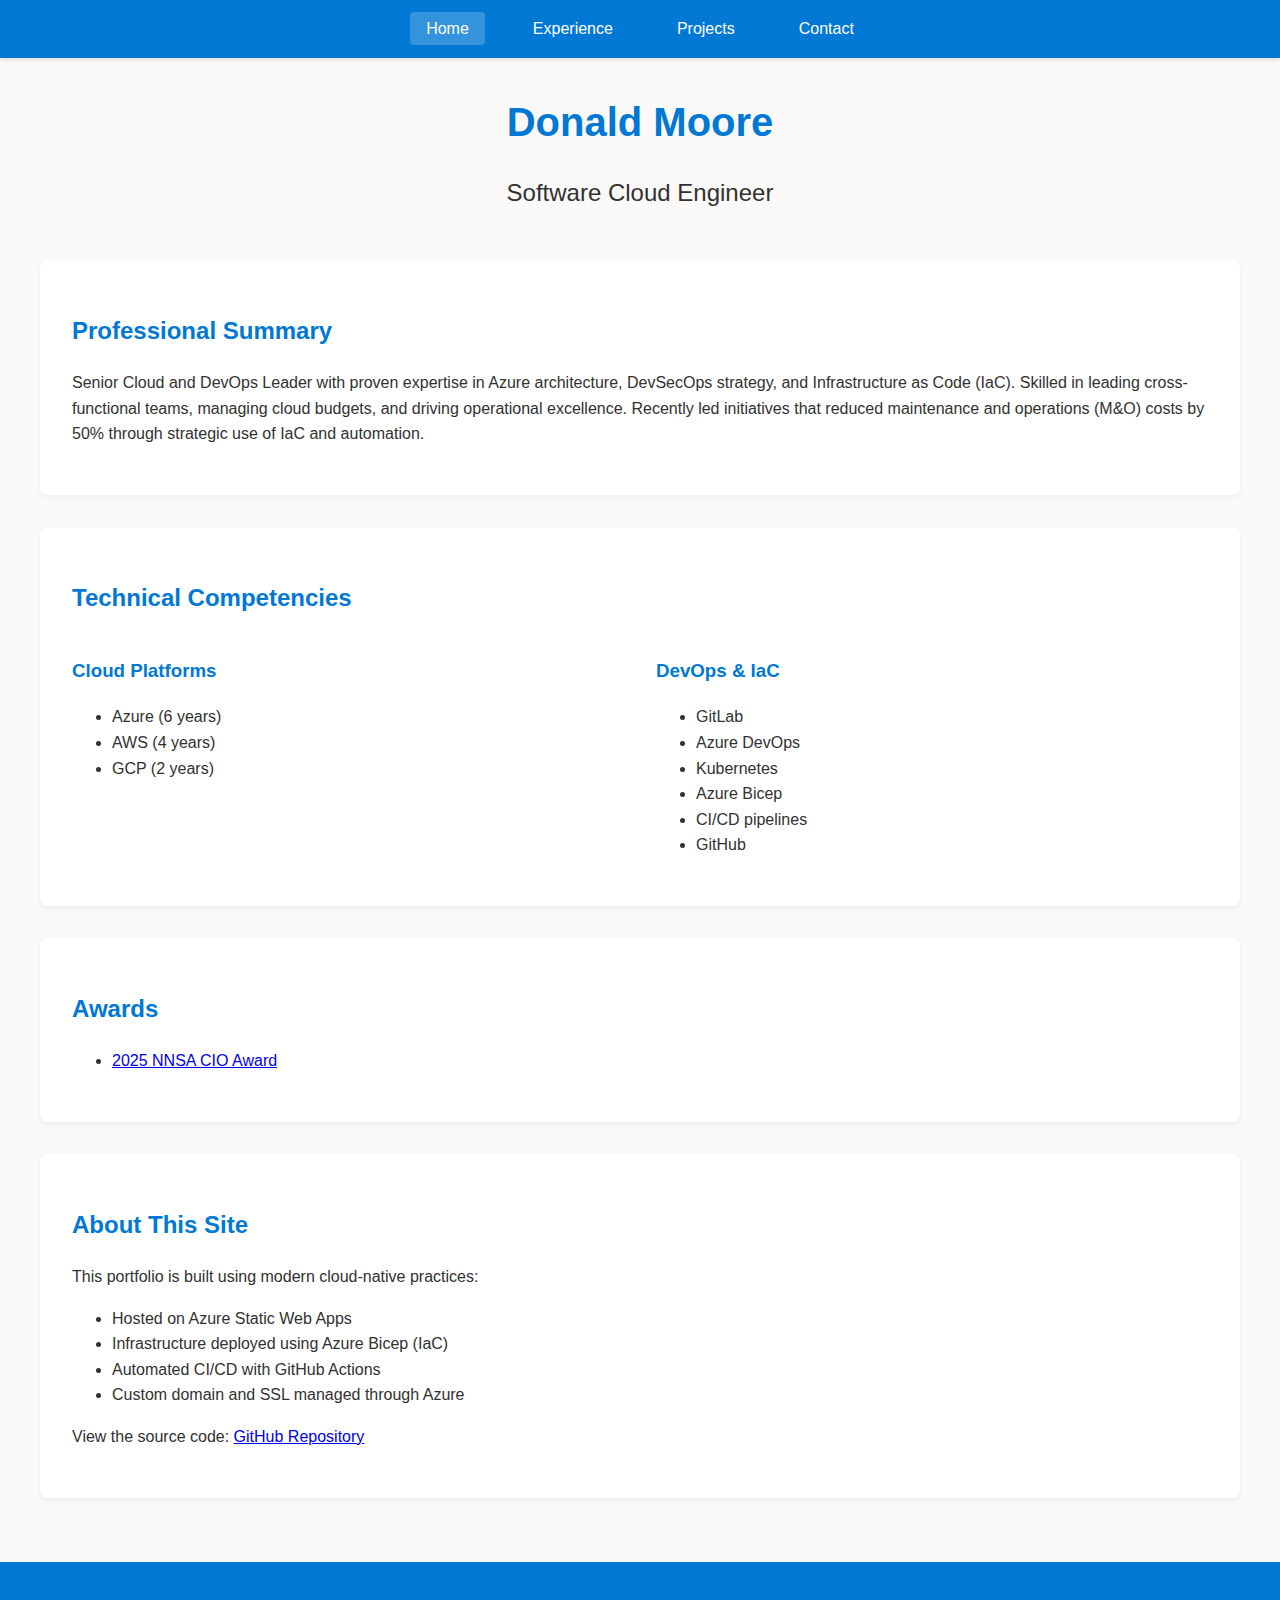
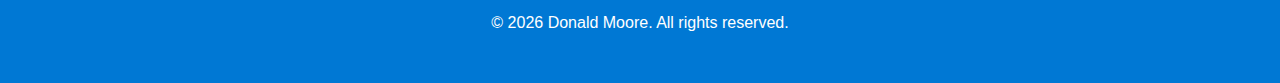
<file: src/index.html>
<!DOCTYPE html>
<html lang="en">
<head>
    <meta charset="UTF-8">
    <meta name="viewport" content="width=device-width, initial-scale=1.0">
    <title>Donald Moore - Software Cloud Engineer</title>
    <link rel="stylesheet" href="css/style.css">
</head>
<body>
    <nav>
        <ul>
            <li><a href="/" class="active">Home</a></li>
            <li><a href="/about/">Experience</a></li>
            <li><a href="/projects/">Projects</a></li>
            <li><a href="/contact/">Contact</a></li>
        </ul>
    </nav>
    <main>
        <header class="profile-header">
            <h1>Donald Moore</h1>
            <h2>Software Cloud Engineer</h2>
        </header>
        
        <section class="professional-summary">
            <h2>Professional Summary</h2>
            <p>Senior Cloud and DevOps Leader with proven expertise in Azure architecture, DevSecOps 
            strategy, and Infrastructure as Code (IaC). Skilled in leading cross-functional teams, managing 
            cloud budgets, and driving operational excellence. Recently led initiatives that reduced 
            maintenance and operations (M&O) costs by 50% through strategic use of IaC and automation.</p>
        </section>

        <section class="key-competencies">
            <h2>Technical Competencies</h2>
            <div class="competencies-grid">
                <div class="competency-group">
                    <h3>Cloud Platforms</h3>
                    <ul>
                        <li>Azure (6 years)</li>
                        <li>AWS (4 years)</li>
                        <li>GCP (2 years)</li>
                    </ul>
                </div>
                <div class="competency-group">
                    <h3>DevOps & IaC</h3>
                    <ul>
                        <li>GitLab</li>
                        <li>Azure DevOps</li>
                        <li>Kubernetes</li>
                        <li>Azure Bicep</li>
                        <li>CI/CD pipelines</li>
                        <li>GitHub</li>
                    </ul>
                </div>
            </div>
        </section>

        <section class="awards">
            <h2>Awards</h2>
            <ul>
                <li>
                    <a href="https://www.pnnl.gov/news-media/vision-reality-pnnl-team-honored-transforming-secure-communications?utm_source=linkedin&utm_medium=social&utm_campaign=nnsa-cio-award-091125" target="_blank" rel="noopener noreferrer">
                        2025 NNSA CIO Award
                    </a>
                </li>
            </ul>
        </section>

        <section class="site-implementation">
            <h2>About This Site</h2>
            <p>This portfolio is built using modern cloud-native practices:</p>
            <ul>
                <li>Hosted on Azure Static Web Apps</li>
                <li>Infrastructure deployed using Azure Bicep (IaC)</li>
                <li>Automated CI/CD with GitHub Actions</li>
                <li>Custom domain and SSL managed through Azure</li>
            </ul>
            <p>View the source code: <a href="https://github.com/Faosis/public-website" target="_blank" rel="noopener noreferrer">GitHub Repository</a></p>
        </section>
    </main>
    <footer>
        <p>&copy; 2026 Donald Moore. All rights reserved.</p>
    </footer>
</body>
</html>
</file>
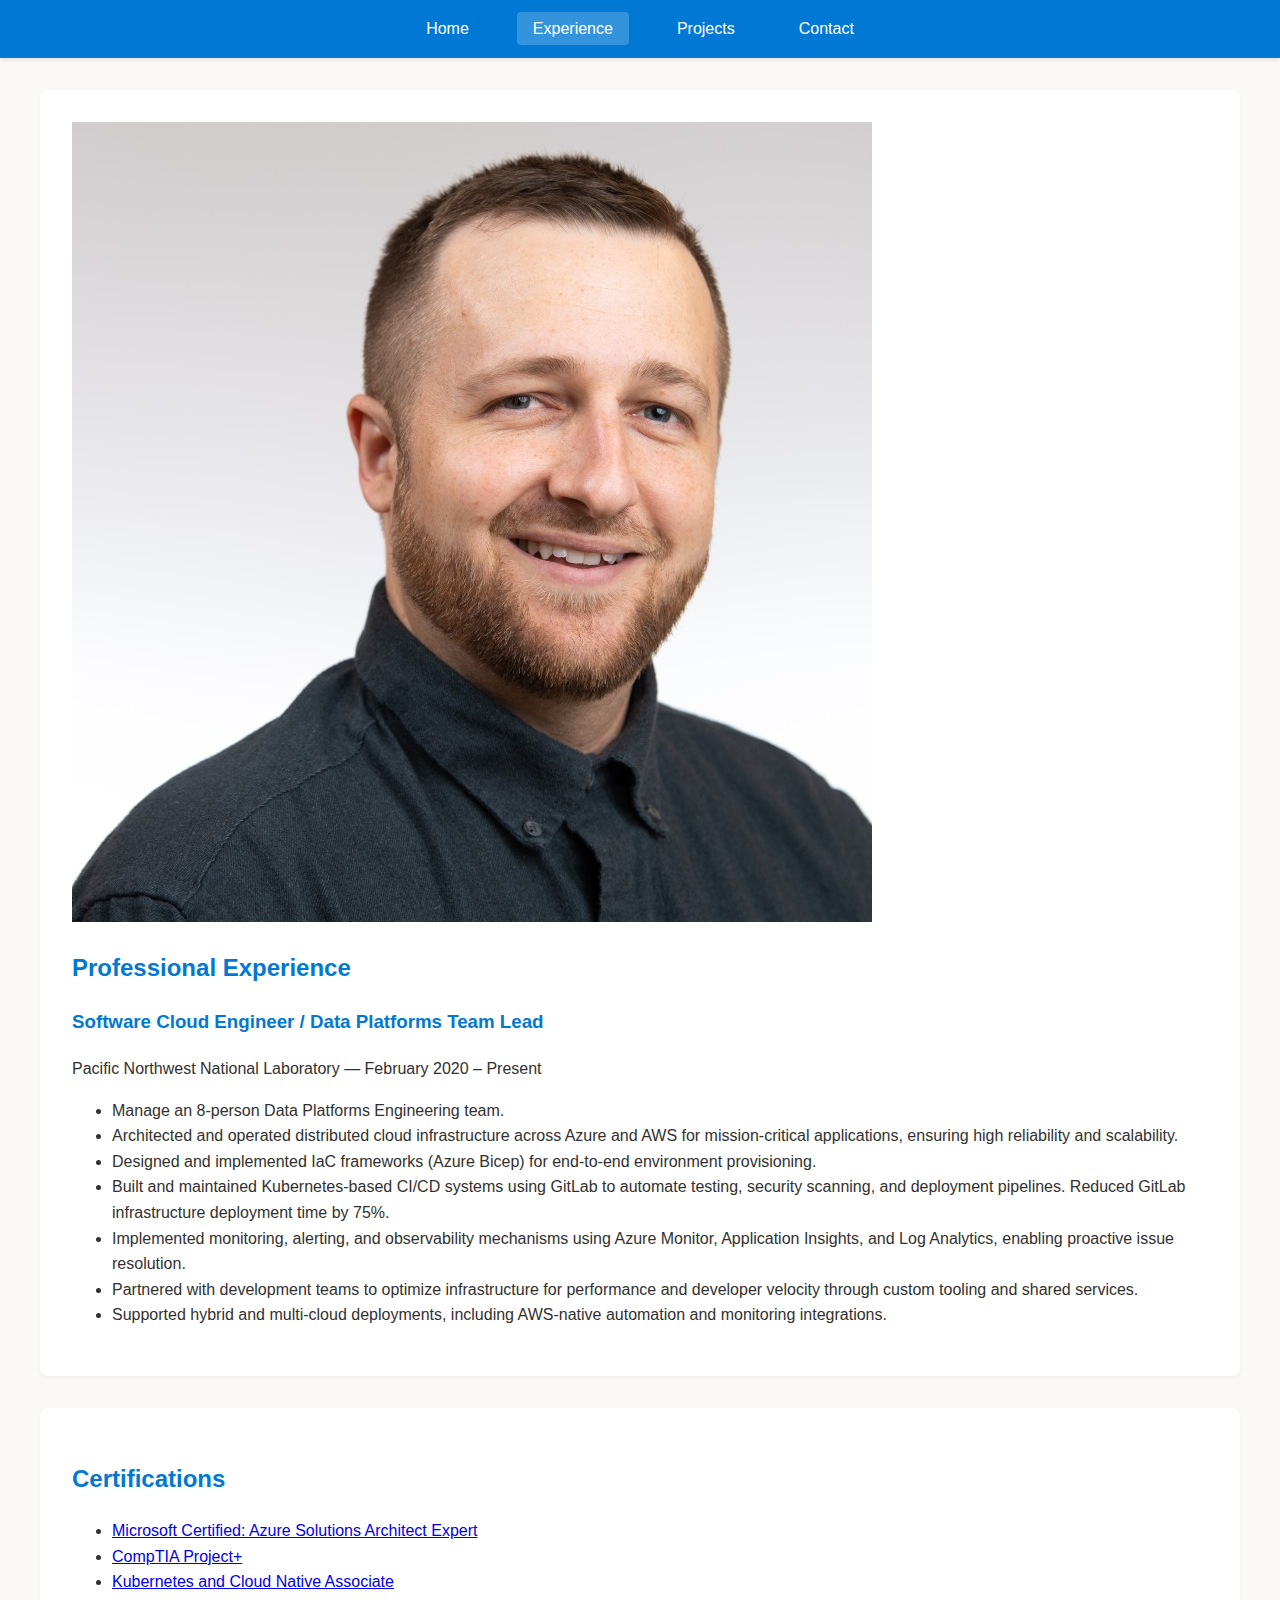
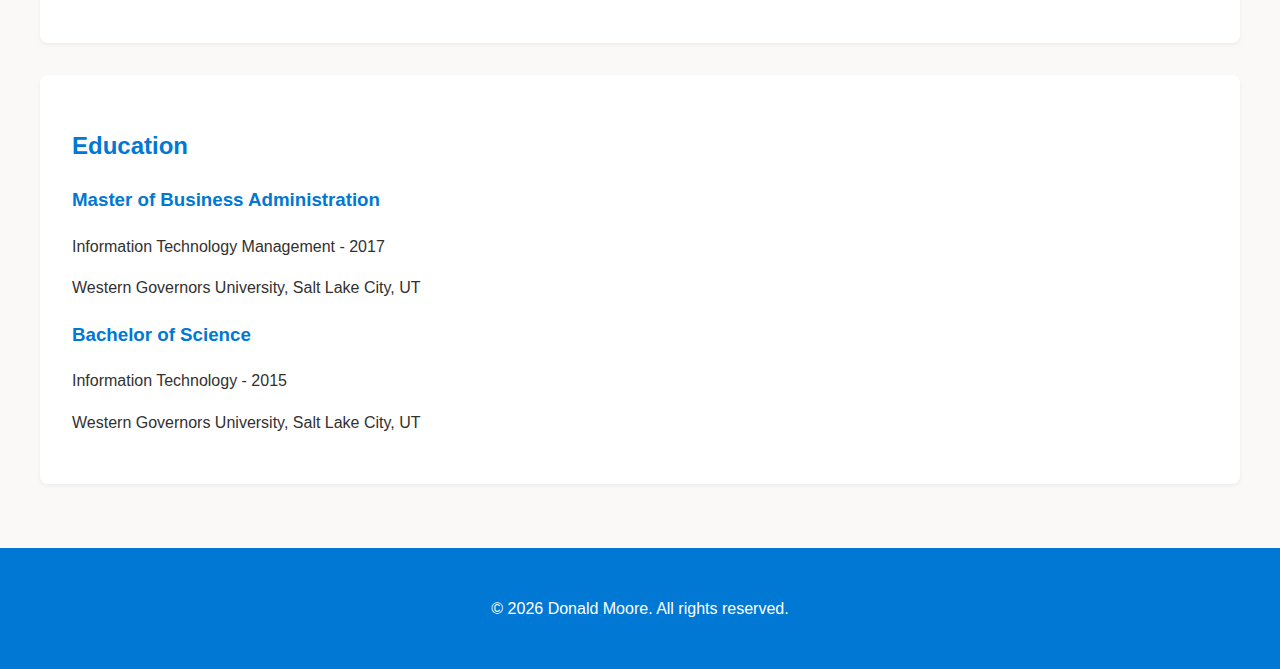
<file: src/about/index.html>
<!DOCTYPE html>
<html lang="en">
<head>
    <meta charset="UTF-8">
    <meta name="viewport" content="width=device-width, initial-scale=1.0">
    <title>Experience - Donald Moore</title>
    <link rel="stylesheet" href="../css/style.css">
</head>
<body>
    <nav>
        <ul>
            <li><a href="/">Home</a></li>
            <li><a href="/about/" class="active">Experience</a></li>
            <li><a href="/projects/">Projects</a></li>
            <li><a href="/contact/">Contact</a></li>
        </ul>
    </nav>
    <main>
        <section class="experience">
            <img src="../images/self-portrait.jpg" alt="Donald Moore" class="profile-image">
            <h2>Professional Experience</h2>
            <article class="job">
                <h3>Software Cloud Engineer / Data Platforms Team Lead</h3>
                <p class="company">Pacific Northwest National Laboratory — February 2020 – Present</p>
                <ul>
                    <li>Manage an 8-person Data Platforms Engineering team.</li>
                    <li>Architected and operated distributed cloud infrastructure across Azure and AWS for
                        mission-critical applications, ensuring high reliability and scalability.
                    </li>
                    <li>Designed and implemented IaC frameworks (Azure Bicep) for end-to-end environment
                        provisioning.</li>
                    <li>Built and maintained Kubernetes-based CI/CD systems using GitLab to automate testing,
                        security scanning, and deployment pipelines. Reduced GitLab infrastructure deployment
                        time by 75%.</li>
                    <li>Implemented monitoring, alerting, and observability mechanisms using Azure Monitor,
                        Application Insights, and Log Analytics, enabling proactive issue resolution.</li>
                    <li>Partnered with development teams to optimize infrastructure for performance and
                        developer velocity through custom tooling and shared services.</li>
                    <li>Supported hybrid and multi-cloud deployments, including AWS-native automation and
                        monitoring integrations.</li>
                    </ul>
            </article>
        </section>    
        <section class="certifications">
            <h2>Certifications</h2>
            <ul>
                <li><a href="https://learn.microsoft.com/en-us/users/mooredj-5607/credentials/c2ed462216c13396">Microsoft Certified: Azure Solutions Architect Expert</a></li>
                <li><a href="https://www.credly.com/badges/7663582f-c8ac-4a10-90b5-e3dc7d8fb45e">CompTIA Project+</a></li>
                <li><a href="https://www.credly.com/badges/11b9d95e-70c7-47df-9ac1-0d6f26f115fd">Kubernetes and Cloud Native Associate</a></li>
            </ul>
        </section>

        <section class="education">
            <h2>Education</h2>
            <div class="degree">
                <h3>Master of Business Administration</h3>
                <p>Information Technology Management - 2017</p>
                <p>Western Governors University, Salt Lake City, UT</p>
            </div>
            <div class="degree">
                <h3>Bachelor of Science</h3>
                <p>Information Technology - 2015</p>
                <p>Western Governors University, Salt Lake City, UT</p>
            </div>
        </section>

    </main>
    <footer>
        <p>&copy; 2026 Donald Moore. All rights reserved.</p>
    </footer>
</body>
</html>
</file>
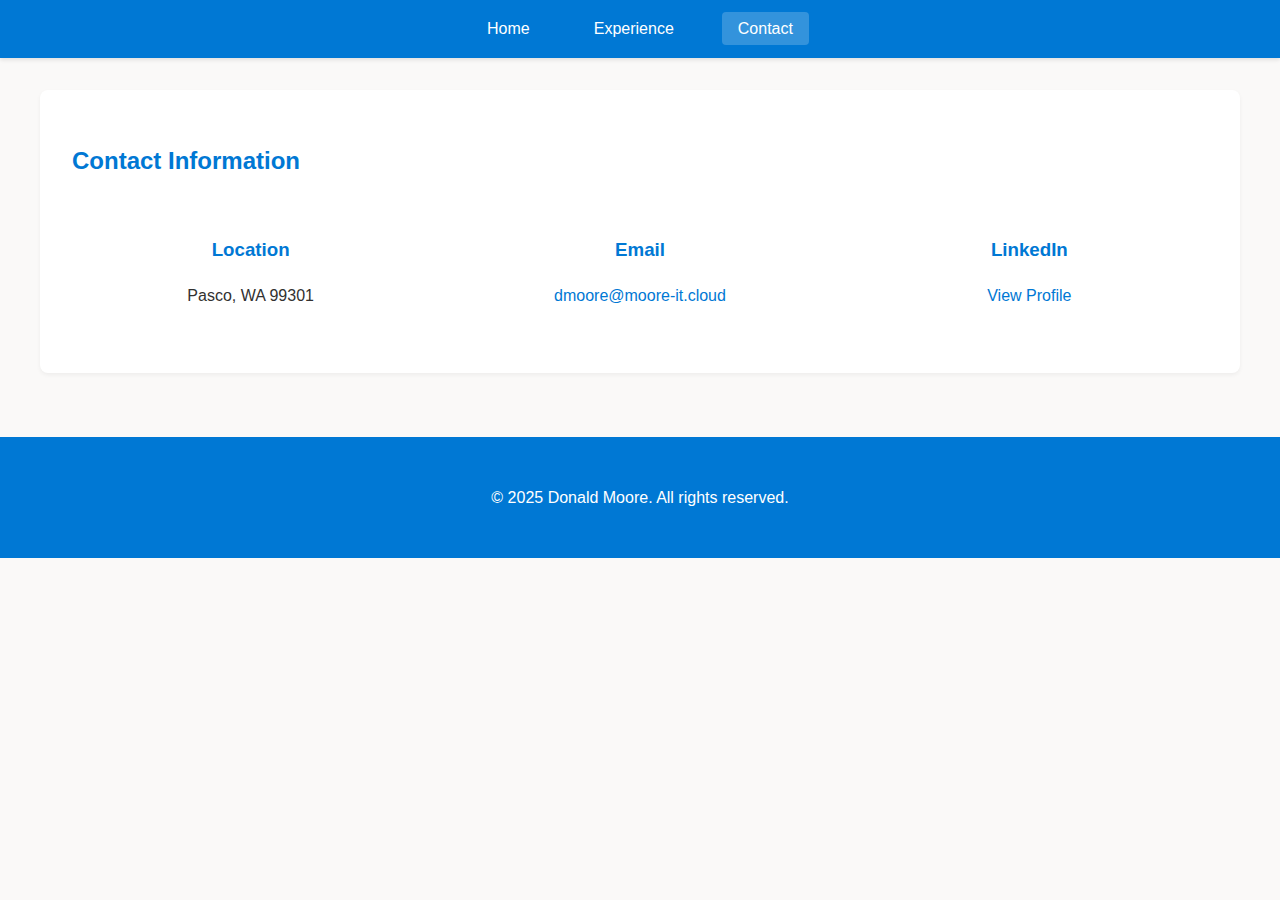
<file: src/contact/index.html>
<!DOCTYPE html>
<html lang="en">
<head>
    <meta charset="UTF-8">
    <meta name="viewport" content="width=device-width, initial-scale=1.0">
    <title>Contact - Donald Moore</title>
    <link rel="stylesheet" href="../css/style.css">
</head>
<body>
    <nav>
        <ul>
            <li><a href="/">Home</a></li>
            <li><a href="/about/">Experience</a></li>
            <li><a href="/contact/" class="active">Contact</a></li>
        </ul>
    </nav>
    <main>
        <section class="contact-info">
            <h2>Contact Information</h2>
            <div class="contact-grid">
                <div class="contact-item">
                    <h3>Location</h3>
                    <p>Pasco, WA 99301</p>
                </div>
                <div class="contact-item">
                    <h3>Email</h3>
                    <p><a href="mailto:dmoore@moore-it.cloud">dmoore@moore-it.cloud</a></p>
                </div>
                <div class="contact-item">
                    <h3>LinkedIn</h3>
                    <p><a href="https://www.linkedin.com/in/donald-moore" target="_blank">View Profile</a></p>
                </div>
            </div>
        </section>
    </main>
    <footer>
        <p>&copy; 2025 Donald Moore. All rights reserved.</p>
    </footer>
</body>
</html>
</file>
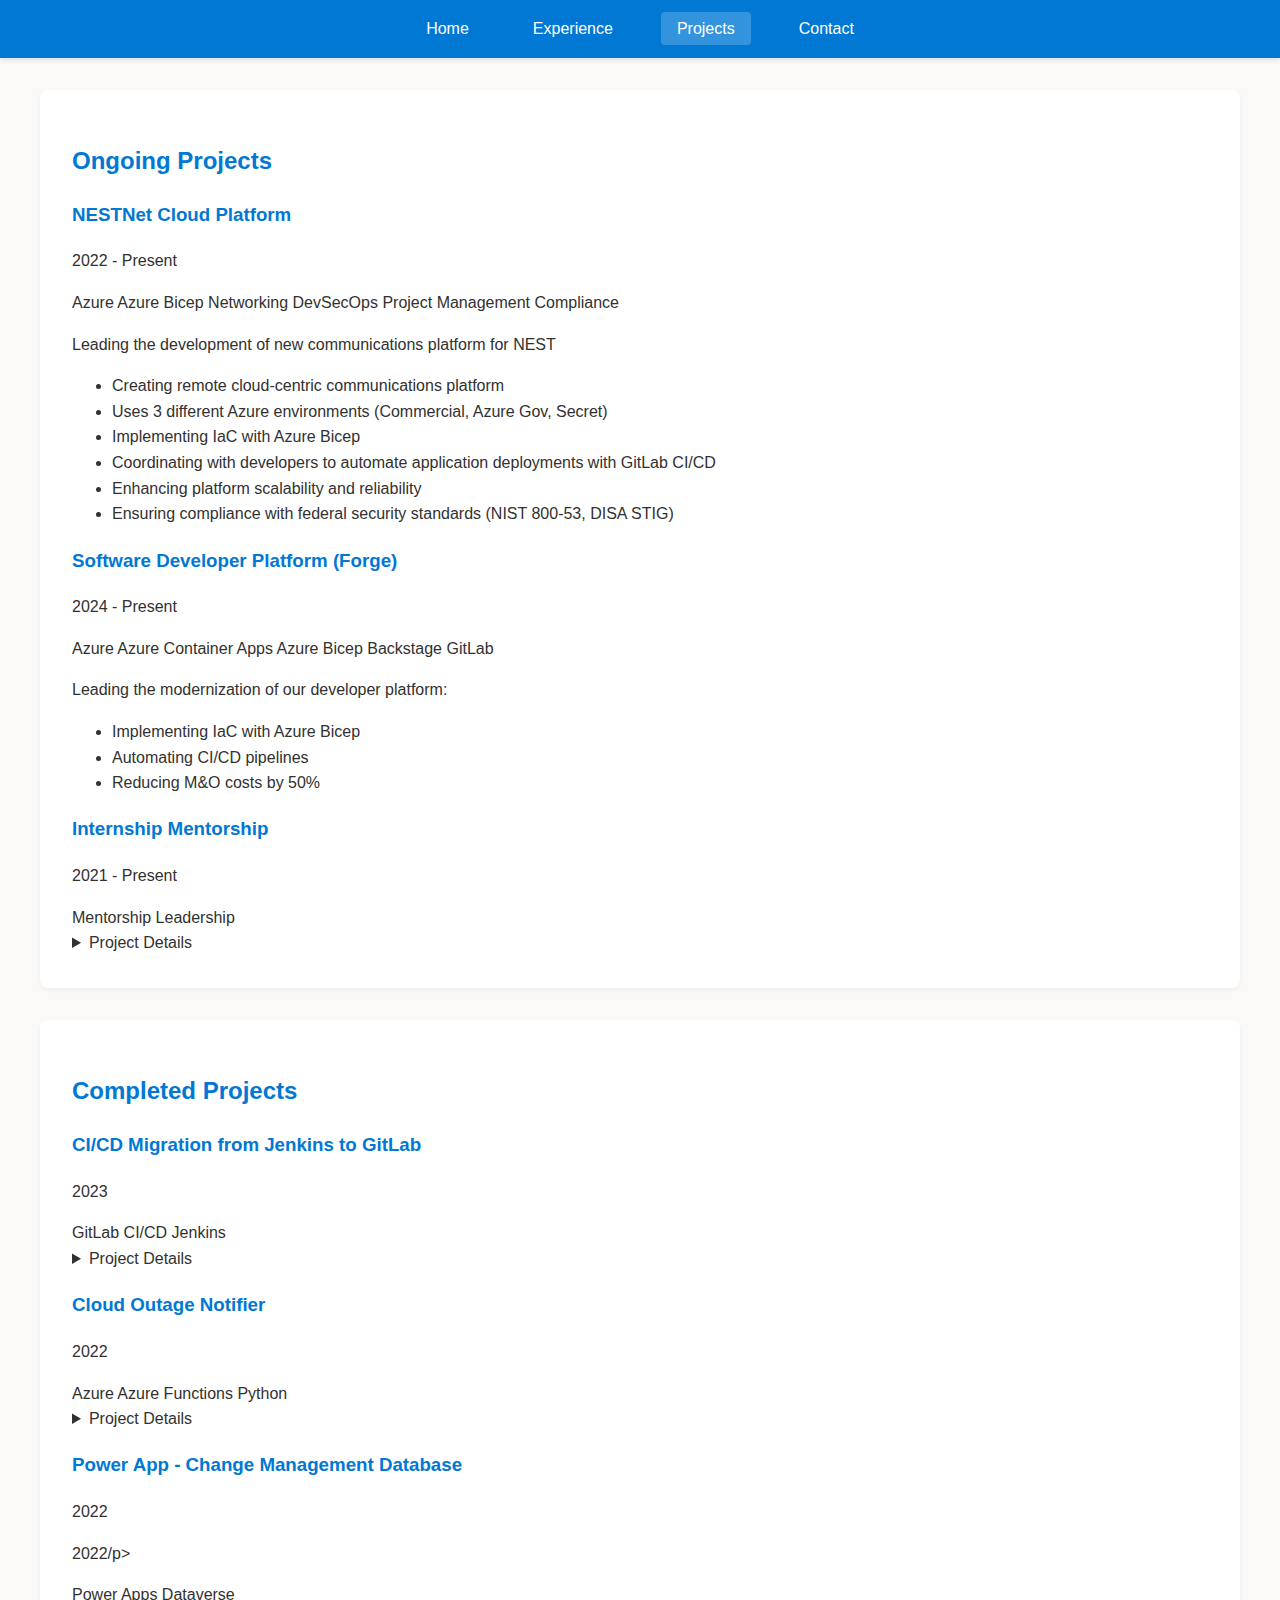
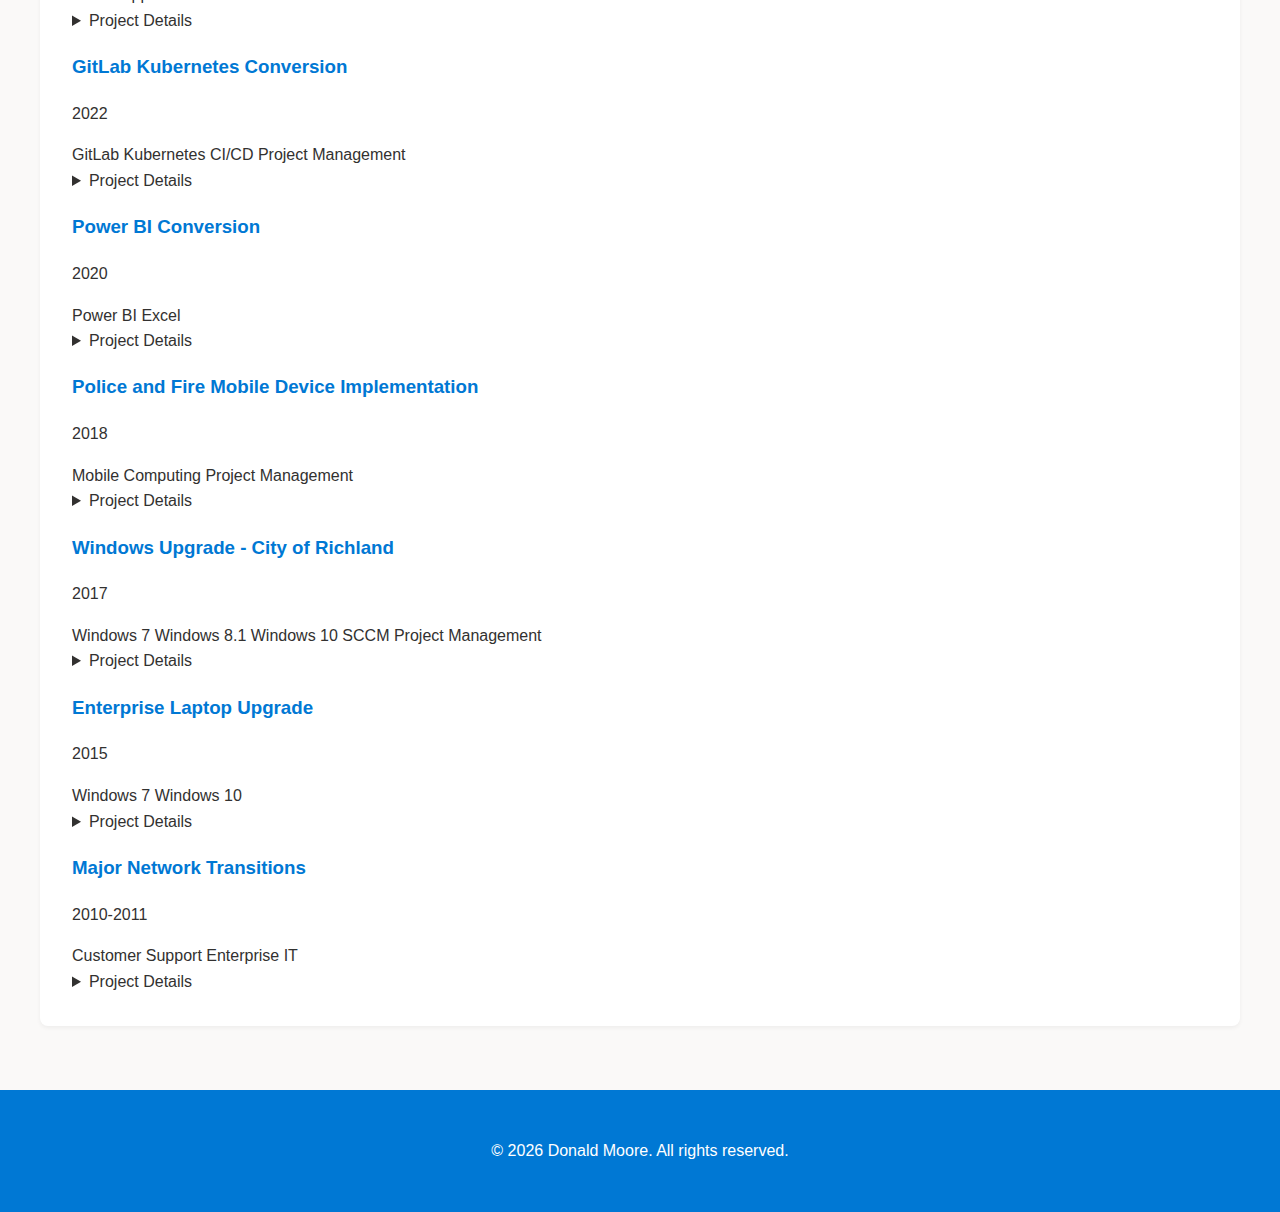
<file: src/projects/index.html>
<!DOCTYPE html>
<html lang="en">
<head>
    <meta charset="UTF-8">
    <meta name="viewport" content="width=device-width, initial-scale=1.0">
    <title>Projects - Donald Moore</title>
    <link rel="stylesheet" href="../css/style.css">
</head>
<body>
    <nav>
        <ul>
            <li><a href="/">Home</a></li>
            <li><a href="/about/">Experience</a></li>
            <li><a href="/projects/" class="active">Projects</a></li>
            <li><a href="/contact/">Contact</a></li>
        </ul>
    </nav>

    <main>
        <section class="projects ongoing">
            <h2>Ongoing Projects</h2>
           
            <article class="project-card">
                <h3>NESTNet Cloud Platform</h3>
                <p class="timeline">2022 - Present
                <div class="technologies">
                    <span>Azure</span>
                    <span>Azure Bicep</span>
                    <span>Networking</span>
                    <span>DevSecOps</span>
                    <span>Project Management</span>
                    <span>Compliance</span>
                </div>
                <p>Leading the development of new communications platform for NEST</p>        
                <ul>
                    <li>Creating remote cloud-centric communications platform</li>
                    <li>Uses 3 different Azure environments (Commercial, Azure Gov, Secret)</li>
                    <li>Implementing IaC with Azure Bicep</li>
                    <li>Coordinating with developers to automate application deployments with GitLab CI/CD</li>
                    <li>Enhancing platform scalability and reliability</li>
                    <li>Ensuring compliance with federal security standards (NIST 800-53, DISA STIG)</li>
                </ul>
            </article>    
            <article class="project-card">
                <h3>Software Developer Platform (Forge)</h3>
                <p class="timeline">2024 - Present</p>
                <div class="technologies">
                    <span>Azure</span>
                    <span>Azure Container Apps</span>
                    <span>Azure Bicep</span>
                    <span>Backstage</span>
                    <span>GitLab</span>
                </div>
                <p>Leading the modernization of our developer platform:</p>
                <ul>
                    <li>Implementing IaC with Azure Bicep</li>
                    <li>Automating CI/CD pipelines</li>
                    <li>Reducing M&O costs by 50%</li>
                </ul>
            </article>
            <article class="project-card">
                <h3>Internship Mentorship</h3>
                <p class="timeline">2021 - Present</p>
                <div class="technologies">
                    <span>Mentorship</span>
                    <span>Leadership</span>
                </div>
                <details>
                    <summary>Project Details</summary>
                    <p>I have been a mentor for interns and junior staff at PNNL since 2021. In that time, I've worked with 10+ individuals and have helped them succeed by meeting deliverables, and providing insight on how PNNL operates.</p>
                </details>
            </article>
        </section>

        <section class="projects completed">
            <h2>Completed Projects</h2>
                     
            <article class="project-card">
                <h3>CI/CD Migration from Jenkins to GitLab</h3>
                <p class="timeline">2023</p>
                <div class="technologies">
                    <span>GitLab CI/CD</span>
                    <span>Jenkins</span>
                </div>
                <details>
                    <summary>Project Details</summary>
                    <p>Migrated existing CI/CD pipelines from Jenkins to GitLab. This required translating what was being done in Jenkins into GitLab CI/CD.</p>
                </details>
            </article>

            <article class="project-card">
                <h3>Cloud Outage Notifier</h3>
                <p class="timeline">2022</p>
                <div class="technologies">
                    <span>Azure</span>
                    <span>Azure Functions</span>
                    <span>Python</span>                    
                </div>
                <details>
                    <summary>Project Details</summary>
                <p>Successfully created a python app that notified PNNL Cloud users of an outage:</p>
                <ul>
                    <li>Notified PNNL Cloud users if GCP, AWS, or Azure had an outage</li>
                    <li>Deployed using Python to Azure Function App</li>
                    <li>Outage messages were delivered to Teams channel</li>
                </ul>
                </details>
            </article>
            <article class="project-card">
                <h3>Power App - Change Management Database</h3>
                <p class="timeline">2022</p>
                <p class="timeline">2022/p>
                <div class="technologies">
                    <span>Power Apps</span>
                    <span>Dataverse</span>
                </div>
                <details>
                    <summary>Project Details</summary>
                    <p>Built a Power App to add new entries into a change management database.</p>
                </details>
            </article>

            <article class="project-card">
                <h3>GitLab Kubernetes Conversion</h3>
                <p class="timeline">2022</p>
                <div class="technologies">
                    <span>GitLab</span>
                    <span>Kubernetes</span>
                    <span>CI/CD</span>
                    <span>Project Management</span>
                </div>
                <details>
                    <summary>Project Details</summary>
                    <p>Converted 5 GitLab instances to Kubernetes and created a unified CI/CD pipeline for upgrades. This also included consolidating SSO methods into 1 using Entra ID.</p>
                </details>
            </article>

            <article class="project-card">
                <h3>Power BI Conversion</h3>
                <p class="timeline">2020</p>
                <div class="technologies">
                    <span>Power BI</span>
                    <span>Excel</span>
                </div>
                <details>
                    <summary>Project Details</summary>
                    <p>Converted legacy Excel reports into interactive Power BI dashboards.</p>
                </details>
            </article>

            <article class="project-card">
                <h3>Police and Fire Mobile Device Implementation</h3>
                <p class="timeline">2018</p>
                <div class="technologies">
                    <span>Mobile Computing</span>
                    <span>Project Management</span>
                </div>
                <details>
                    <summary>Project Details</summary>
                    <p>Planned purchase and deployment of mobile computers for the Police and Fire department.</p>
                </details>
            </article>

            <article class="project-card">
                <h3>Windows Upgrade - City of Richland</h3>
                <p class="timeline">2017</p>
                <div class="technologies">
                    <span>Windows 7</span>
                    <span>Windows 8.1</span>
                    <span>Windows 10</span>
                    <span>SCCM</span>
                    <span>Project Management</span>
                </div>
                <details>
                    <summary>Project Details</summary>
                    <p>Planned and implemented an upgrade from Windows 7/8.1 to Windows 10.</p>
                </details>
            </article>

            <article class="project-card">
                <h3>Enterprise Laptop Upgrade</h3>
                <p class="timeline">2015</p>
                <div class="technologies">
                    <span>Windows 7</span>
                    <span>Windows 10</span>
                </div>
                <details>
                    <summary>Project Details</summary>
                    <p>Coordinated upgrade of 10,000+ laptops from Windows 7 to Windows 10.</p>
                </details>
            </article>

            <article class="project-card">
                <h3>Major Network Transitions</h3>
                <p class="timeline">2010-2011</p>
                <div class="technologies">
                    <span>Customer Support</span>
                    <span>Enterprise IT</span>
                </div>
                <details>
                    <summary>Project Details</summary>
                    <p>Assisted in two large-scale enterprise network transitions. The first migration was to DOE HQ network with VDI access to Hanford network. The following year
                        I was the lead support person for the transition back the to Hanford network, with a VDI access to DOE HQ network.
                    </p>
                </details>
            </article>
        </section>
    </main>
    <footer>
        <p>&copy; 2026 Donald Moore. All rights reserved.</p>
    </footer>
</body>
</html>
</file>
<file: src/css/style.css>
:root {
    --primary-color: #0078d4;
    --secondary-color: #50e6ff;
    --text-color: #323130;
    --background-color: #faf9f8;
    --section-background: #ffffff;
}

body {
    font-family: 'Segoe UI', -apple-system, BlinkMacSystemFont, Roboto, Oxygen-Sans, Ubuntu, Cantarell, sans-serif;
    line-height: 1.6;
    margin: 0;
    padding: 0;
    color: var(--text-color);
    background-color: var(--background-color);
}

nav {
    background: var(--primary-color);
    padding: 1rem;
    box-shadow: 0 2px 4px rgba(0,0,0,0.1);
}

nav ul {
    list-style: none;
    padding: 0;
    margin: 0;
    display: flex;
    justify-content: center;
    gap: 2rem;
}

nav a {
    color: white;
    text-decoration: none;
    font-weight: 500;
    padding: 0.5rem 1rem;
    border-radius: 4px;
    transition: background-color 0.3s;
}

nav a:hover {
    background-color: rgba(255,255,255,0.1);
}

nav a.active {
    background-color: rgba(255,255,255,0.2);
}

main {
    max-width: 1200px;
    margin: 2rem auto;
    padding: 0 1rem;
}

section {
    background: var(--section-background);
    padding: 2rem;
    margin: 2rem 0;
    border-radius: 8px;
    box-shadow: 0 2px 4px rgba(0,0,0,0.05);
}

h1, h2, h3 {
    color: var(--primary-color);
}

.profile-header {
    text-align: center;
    margin-bottom: 3rem;
}

.profile-header h1 {
    font-size: 2.5rem;
    margin-bottom: 0.5rem;
}

.profile-header h2 {
    font-size: 1.5rem;
    font-weight: normal;
    color: var(--text-color);
}

.competencies-grid {
    display: grid;
    grid-template-columns: repeat(auto-fit, minmax(250px, 1fr));
    gap: 2rem;
}

.contact-grid {
    display: grid;
    grid-template-columns: repeat(auto-fit, minmax(200px, 1fr));
    gap: 2rem;
    text-align: center;
}

.contact-item {
    padding: 1rem;
}

.contact-item a {
    color: var(--primary-color);
    text-decoration: none;
}

.contact-item a:hover {
    text-decoration: underline;
}

footer {
    text-align: center;
    padding: 2rem;
    background: var(--primary-color);
    color: white;
    margin-top: 4rem;
}

@media (max-width: 768px) {
    .competencies-grid,
    .contact-grid {
        grid-template-columns: 1fr;
    }
    
    nav ul {
        flex-direction: column;
        align-items: center;
    }
}
</file>
